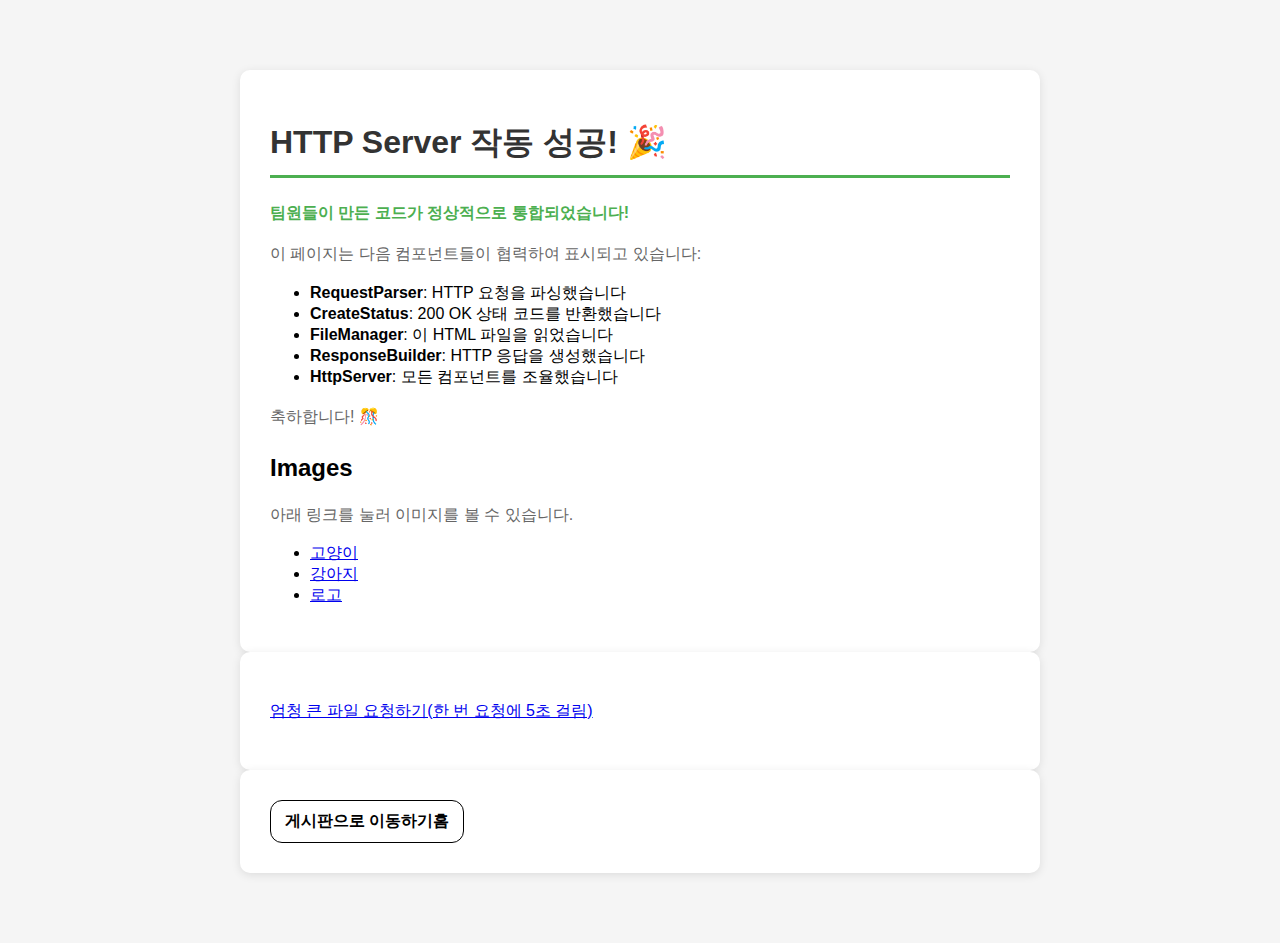
<file: www/index.html>
<!DOCTYPE html>
<html lang="ko">
<head>
    <meta charset="UTF-8">
    <meta name="viewport" content="width=device-width, initial-scale=1.0">
    <title>Simple HTTP Server</title>
    <style>
        body {
            font-family: Arial, sans-serif;
            max-width: 800px;
            margin: 50px auto;
            padding: 20px;
            background-color: #f5f5f5;
        }
        .container {
            background-color: white;
            padding: 30px;
            border-radius: 10px;
            box-shadow: 0 2px 10px rgba(0,0,0,0.1);
        }
        h1 {
            color: #333;
            border-bottom: 3px solid #4CAF50;
            padding-bottom: 10px;
        }
        p {
            color: #666;
            line-height: 1.6;
        }
        .success {
            color: #4CAF50;
            font-weight: bold;
        }
        .actions { display: flex; gap: 8px; }
        .btn {
            display: inline-flex; align-items: center; justify-content: center;
            text-decoration: none; padding: 10px 14px; border-radius: 12px;
            font-weight: 700; border: 1px solid transparent; outline: none;
            transition: transform .06s ease, box-shadow .2s ease, background .2s ease, border-color .2s ease;
        }
        .btn:focus-visible { box-shadow: 0 0 0 3px rgba(79,70,229,0.35); }
        .btn:active { transform: translateY(1px); }
        .btn-primary {
            background: linear-gradient(135deg, var(--brand), var(--brand-2));
            color: #fff; box-shadow: 0 8px 20px rgba(79,70,229,0.35);
        }
        .btn-outline { background: transparent; color: var(--fg); border-color: var(--border); }
        .btn-outline:hover { background: rgba(148,163,184,0.08); border-color: rgba(148,163,184,0.55); }

    </style>
</head>
<body>
    <div class="container">
        <h1>HTTP Server 작동 성공! 🎉</h1>
        <p class="success">팀원들이 만든 코드가 정상적으로 통합되었습니다!</p>
        <p>이 페이지는 다음 컴포넌트들이 협력하여 표시되고 있습니다:</p>
        <ul>
            <li><strong>RequestParser</strong>: HTTP 요청을 파싱했습니다</li>
            <li><strong>CreateStatus</strong>: 200 OK 상태 코드를 반환했습니다</li>
            <li><strong>FileManager</strong>: 이 HTML 파일을 읽었습니다</li>
            <li><strong>ResponseBuilder</strong>: HTTP 응답을 생성했습니다</li>
            <li><strong>HttpServer</strong>: 모든 컴포넌트를 조율했습니다</li>
        </ul>
        <p>축하합니다! 🎊</p>
        <section style="margin-top: 24px;">
            <h2>Images</h2>
            <p>아래 링크를 눌러 이미지를 볼 수 있습니다.</p>
            <ul>
                <li><a href="/images/cat.jpeg"  title="cat">고양이</a></li>
                <li><a href="/images/dog.jpeg"  title="dog">강아지</a></li>
                <li><a href="/images/logo.jpeg" title="logo">로고</a></li>
            </ul>
        </section>
    </div>
    <div class="container">
        <p><a href="/VBF.txt">엄청 큰 파일 요청하기(한 번 요청에 5초 걸림)</a></p>
    </div>
    <div class="container">
        <div class="actions">
            <a class="btn btn-outline" href="/Page/Main.html" aria-label="메인으로">게시판으로 이동하기홈</a>
        </div>
    </div>
</body>
</html>
</file>
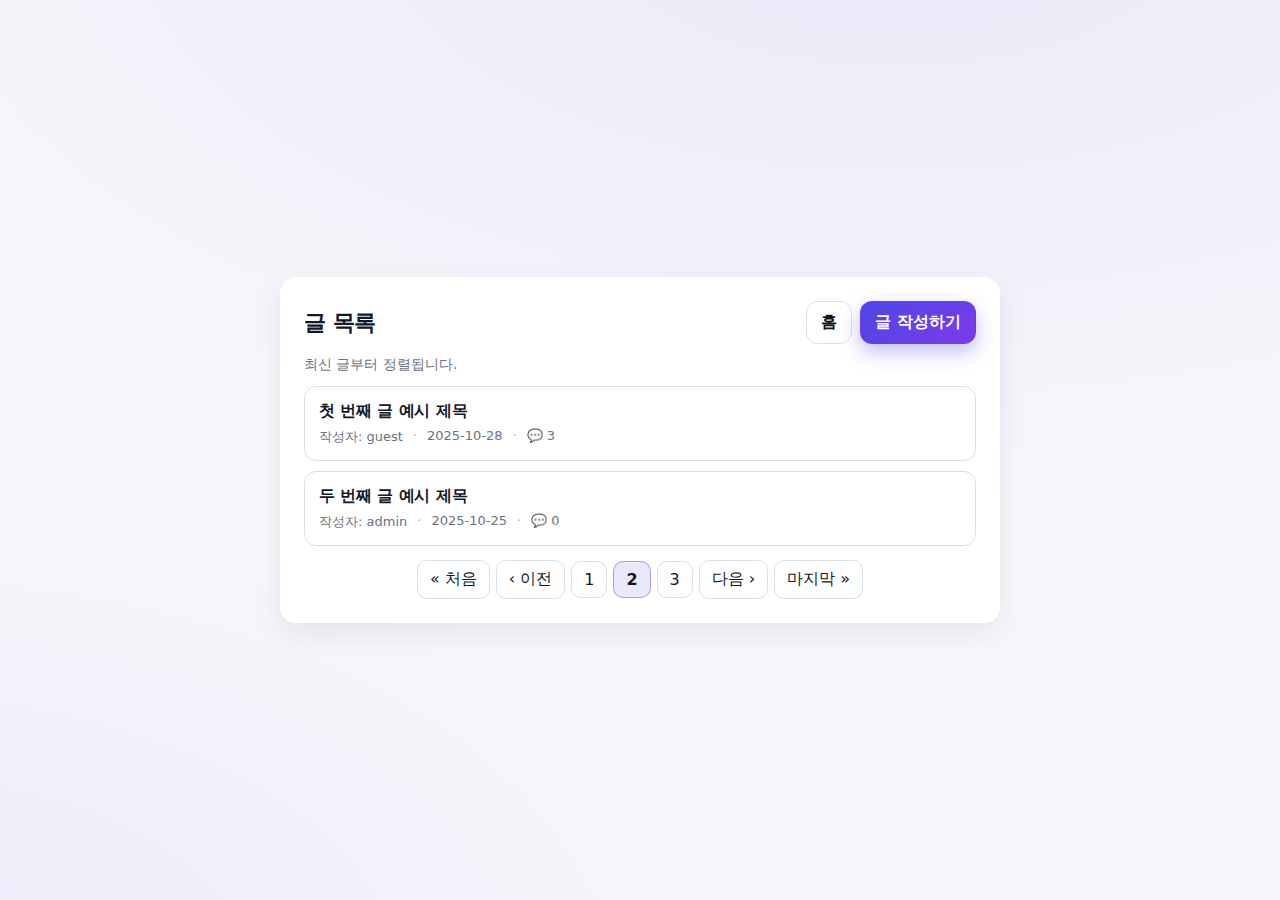
<file: source/Page/List.html>
<!doctype html>
<html lang="ko">
<head>
  <meta charset="utf-8" />
  <meta name="viewport" content="width=device-width,initial-scale=1" />
  <title>글 목록 - 미니 게시판</title>
  <style>
    :root {
      --bg: #f7f7fb;
      --fg: #111827;
      --muted: #6b7280;
      --brand: #4f46e5;
      --brand-2: #7c3aed;
      --card: #ffffff;
      --shadow: 0 10px 30px rgba(17, 24, 39, 0.08);
      --radius: 16px;
      --border: rgba(148,163,184,0.35);
    }
    @media (prefers-color-scheme: dark) {
      :root {
        --bg: #0b0e14;
        --fg: #e5e7eb;
        --muted: #9ca3af;
        --card: #121722;
        --shadow: 0 10px 30px rgba(0,0,0,0.35);
        --border: rgba(148,163,184,0.35);
      }
    }
    * { box-sizing: border-box; }
    html, body { height: 100%; }
    body {
      margin: 0;
      font-family: system-ui, -apple-system, Segoe UI, Roboto, Noto Sans, Apple SD Gothic Neo, "맑은 고딕", sans-serif;
      background: radial-gradient(1200px 600px at 70% -10%, rgba(79,70,229,0.08), transparent),
                  radial-gradient(900px 500px at -10% 110%, rgba(124,58,237,0.08), transparent),
                  var(--bg);
      color: var(--fg);
      display: grid;
      place-items: center;
      padding: 24px;
    }
    .card {
      width: 100%;
      max-width: 720px;
      background: var(--card);
      border-radius: var(--radius);
      box-shadow: var(--shadow);
      padding: 24px;
    }
    header {
      display: flex;
      align-items: center;
      justify-content: space-between;
      gap: 12px;
      margin-bottom: 12px;
    }
    .title {
      font-size: 22px;
      font-weight: 800;
      margin: 0;
      letter-spacing: -0.02em;
    }
    .actions { display: flex; gap: 8px; }
    .btn {
      display: inline-flex; align-items: center; justify-content: center;
      text-decoration: none; padding: 10px 14px; border-radius: 12px;
      font-weight: 700; border: 1px solid transparent; outline: none;
      transition: transform .06s ease, box-shadow .2s ease, background .2s ease, border-color .2s ease;
    }
    .btn:focus-visible { box-shadow: 0 0 0 3px rgba(79,70,229,0.35); }
    .btn:active { transform: translateY(1px); }
    .btn-primary {
      background: linear-gradient(135deg, var(--brand), var(--brand-2));
      color: #fff; box-shadow: 0 8px 20px rgba(79,70,229,0.35);
    }
    .btn-outline { background: transparent; color: var(--fg); border-color: var(--border); }
    .btn-outline:hover { background: rgba(148,163,184,0.08); border-color: rgba(148,163,184,0.55); }

    .desc { margin: 0 0 8px; color: var(--muted); font-size: 14px; }

    .post-list { list-style: none; padding: 0; margin: 12px 0 8px; display: grid; gap: 10px; }
    .post-item { border: 1px solid var(--border); border-radius: 12px; padding: 14px; background: transparent; }
    .post-title { font-weight: 800; letter-spacing: -0.01em; text-decoration: none; color: var(--fg); }
    .post-title:hover { text-decoration: underline; }
    .meta { margin-top: 6px; color: var(--muted); font-size: 13px; display: flex; gap: 10px; flex-wrap: wrap; }
    .meta .dot { opacity: .6; }

    .empty { margin: 8px 0 0; color: var(--muted); font-size: 14px; }

    .pager { display: flex; align-items: center; justify-content: center; gap: 6px; margin-top: 14px; }
    .page { padding: 8px 12px; border-radius: 10px; border: 1px solid var(--border); text-decoration: none; color: var(--fg); }
    .page[aria-current="page"], .page.current { background: rgba(79,70,229,0.12); border-color: rgba(79,70,229,0.45); font-weight: 800; }
  </style>
</head>
<body>
  <main class="card" role="main" aria-labelledby="page-title">
    <header>
      <h1 id="page-title" class="title">글 목록</h1>
      <div class="actions">
        <a class="btn btn-outline" href="/" aria-label="메인으로">홈</a>
        <a class="btn btn-primary" href="/write" aria-label="글 작성하기로 이동">글 작성하기</a>
      </div>
    </header>
    <p class="desc">최신 글부터 정렬됩니다.</p>

    <!--
      서버에서 글 배열(posts)을 루프 돌며 아래 <li class="post-item">를 렌더링하세요.
      각 글 객체 예시: { id, title, author, createdAtISO, createdAtText, comments }
      링크 규칙은 /posts/:id 형태로 가정했습니다. 필요시 바꾸세요.
    -->
    <ul class="post-list" id="post-list">
      <!-- 예시 항목 (서버에서 교체 렌더링 권장) -->
      <li class="post-item">
        <a class="post-title" href="/posts/1">첫 번째 글 예시 제목</a>
        <div class="meta">
          <span>작성자: guest</span>
          <span class="dot">·</span>
          <time datetime="2025-10-28">2025-10-28</time>
          <span class="dot">·</span>
          <span aria-label="댓글 3개">💬 3</span>
        </div>
      </li>
      <li class="post-item">
        <a class="post-title" href="/posts/2">두 번째 글 예시 제목</a>
        <div class="meta">
          <span>작성자: admin</span>
          <span class="dot">·</span>
          <time datetime="2025-10-25">2025-10-25</time>
          <span class="dot">·</span>
          <span aria-label="댓글 0개">💬 0</span>
        </div>
      </li>
    </ul>

    <!-- 빈 목록 UI (서버에서 조건부로만 렌더링) -->
    <!-- <p class="empty">아직 작성된 글이 없습니다. 첫 글을 작성해 보세요! ✨</p> -->

    <!-- 페이지네이션: 서버에서 totalPages / currentPage에 맞게 렌더링 -->
    <nav class="pager" aria-label="페이지 이동">
      <a class="page" href="?page=1">« 처음</a>
      <a class="page" href="?page=1">‹ 이전</a>
      <a class="page" href="?page=1">1</a>
      <a class="page current" href="?page=2" aria-current="page">2</a>
      <a class="page" href="?page=3">3</a>
      <a class="page" href="?page=3">다음 ›</a>
      <a class="page" href="?page=10">마지막 »</a>
    </nav>

    <noscript>
      <p class="empty">자바스크립트가 비활성화되어 있습니다. 서버 렌더링으로 목록을 제공합니다.</p>
    </noscript>
  </main>
</body>
</html>
</file>
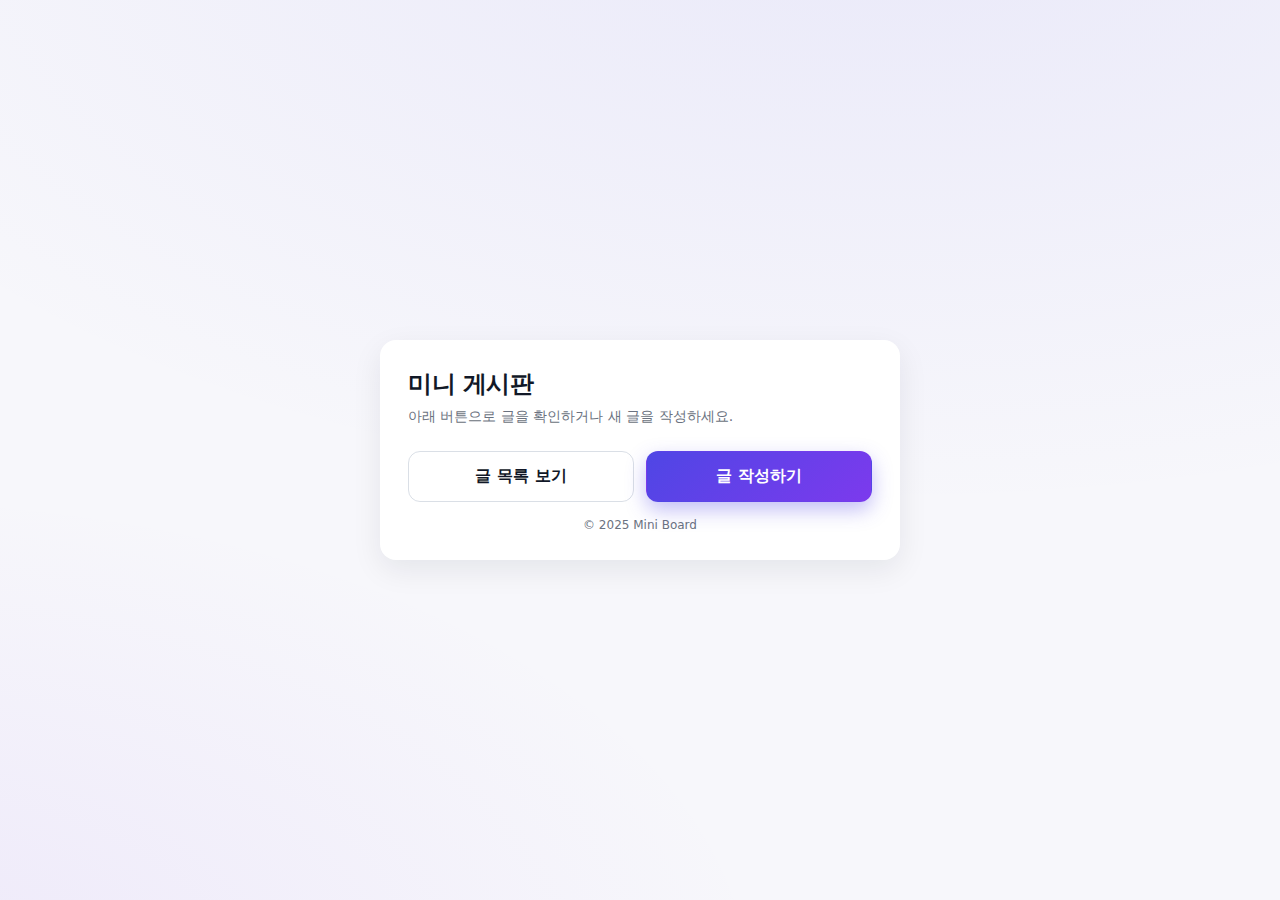
<file: source/Page/Main.html>
<!doctype html>
<html lang="ko">
<head>
  <meta charset="utf-8" />
  <meta name="viewport" content="width=device-width,initial-scale=1" />
  <title>게시판</title>
  <style>
    :root {
      --bg: #f7f7fb;
      --fg: #111827;
      --muted: #6b7280;
      --brand: #4f46e5;
      --brand-2: #7c3aed;
      --card: #ffffff;
      --shadow: 0 10px 30px rgba(17, 24, 39, 0.08);
      --radius: 16px;
    }
    @media (prefers-color-scheme: dark) {
      :root {
        --bg: #0b0e14;
        --fg: #e5e7eb;
        --muted: #9ca3af;
        --card: #121722;
        --shadow: 0 10px 30px rgba(0,0,0,0.35);
      }
    }
    * { box-sizing: border-box; }
    html, body { height: 100%; }
    body {
      margin: 0;
      font-family: system-ui, -apple-system, Segoe UI, Roboto, Noto Sans, Apple SD Gothic Neo, "맑은 고딕", sans-serif;
      background: radial-gradient(1200px 600px at 70% -10%, rgba(79,70,229,0.08), transparent),
                  radial-gradient(900px 500px at -10% 110%, rgba(124,58,237,0.08), transparent),
                  var(--bg);
      color: var(--fg);
      display: grid;
      place-items: center;
      padding: 24px;
    }
    .card {
      width: 100%;
      max-width: 520px;
      background: var(--card);
      border-radius: var(--radius);
      box-shadow: var(--shadow);
      padding: 28px;
    }
    .title {
      font-size: 24px;
      font-weight: 800;
      margin: 0 0 6px;
      letter-spacing: -0.02em;
    }
    .desc {
      margin: 0 0 24px;
      color: var(--muted);
      line-height: 1.5;
      font-size: 14px;
    }
    .actions {
      display: grid;
      grid-template-columns: 1fr;
      gap: 12px;
    }
    @media (min-width: 520px) {
      .actions { grid-template-columns: 1fr 1fr; }
    }
    .btn {
      display: inline-flex;
      align-items: center;
      justify-content: center;
      gap: 8px;
      text-decoration: none;
      padding: 14px 16px;
      border-radius: 12px;
      font-weight: 700;
      border: 1px solid transparent;
      transition: transform .06s ease, box-shadow .2s ease, background .2s ease, border-color .2s ease;
      outline: none;
      position: relative;
    }
    .btn:focus-visible {
      box-shadow: 0 0 0 3px rgba(79,70,229,0.35);
    }
    .btn:active { transform: translateY(1px); }
    .btn-primary {
      background: linear-gradient(135deg, var(--brand), var(--brand-2));
      color: #fff;
      box-shadow: 0 8px 20px rgba(79,70,229,0.35);
    }
    .btn-primary:hover { filter: brightness(1.04); }
    .btn-outline {
      background: transparent;
      color: var(--fg);
      border-color: rgba(148,163,184,0.35);
    }
    .btn-outline:hover {
      background: rgba(148,163,184,0.08);
      border-color: rgba(148,163,184,0.55);
    }
    footer {
      margin-top: 16px;
      text-align: center;
      color: var(--muted);
      font-size: 12px;
    }
  </style>
</head>
<body>
  <main class="card" role="main" aria-labelledby="main-title">
    <h1 id="main-title" class="title">미니 게시판</h1>
    <p class="desc">아래 버튼으로 글을 확인하거나 새 글을 작성하세요.</p>
    <nav class="actions" aria-label="주요 작업">
      <!-- 서버 라우트는 필요에 맞게 변경하세요 -->
      <a class="btn btn-outline" href="/posts" aria-label="글 목록 보기로 이동">글 목록 보기</a>
      <a class="btn btn-primary" href="/write" aria-label="글 작성하기로 이동">글 작성하기</a>
    </nav>
    <footer>© 2025 Mini Board</footer>
  </main>
</body>
</html>
</file>
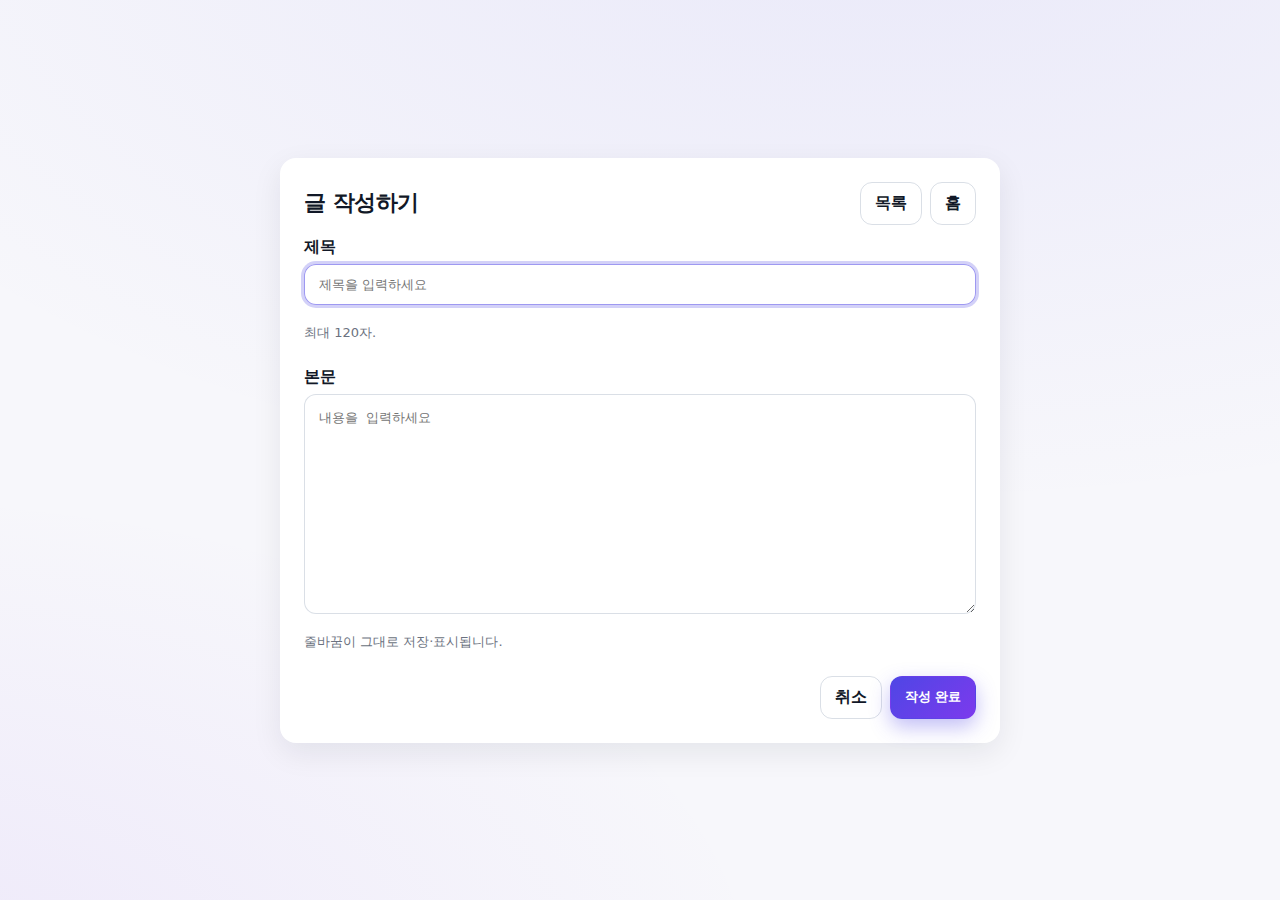
<file: source/Page/Write.html>
<!doctype html>
<html lang="ko">
<head>
  <meta charset="utf-8" />
  <meta name="viewport" content="width=device-width,initial-scale=1" />
  <title>글 작성하기 - 미니 게시판</title>
  <style>
    :root {
      --bg: #f7f7fb;
      --fg: #111827;
      --muted: #6b7280;
      --brand: #4f46e5;
      --brand-2: #7c3aed;
      --card: #ffffff;
      --shadow: 0 10px 30px rgba(17, 24, 39, 0.08);
      --radius: 16px;
      --border: rgba(148,163,184,0.35);
      --input: rgba(148,163,184,0.25);
    }
    @media (prefers-color-scheme: dark) {
      :root {
        --bg: #0b0e14;
        --fg: #e5e7eb;
        --muted: #9ca3af;
        --card: #121722;
        --shadow: 0 10px 30px rgba(0,0,0,0.35);
        --border: rgba(148,163,184,0.35);
        --input: rgba(148,163,184,0.25);
      }
    }
    * { box-sizing: border-box; }
    html, body { height: 100%; }
    body {
      margin: 0;
      font-family: system-ui, -apple-system, Segoe UI, Roboto, Noto Sans, Apple SD Gothic Neo, "맑은 고딕", sans-serif;
      background: radial-gradient(1200px 600px at 70% -10%, rgba(79,70,229,0.08), transparent),
                  radial-gradient(900px 500px at -10% 110%, rgba(124,58,237,0.08), transparent),
                  var(--bg);
      color: var(--fg);
      display: grid;
      place-items: center;
      padding: 24px;
    }
    .card {
      width: 100%;
      max-width: 720px;
      background: var(--card);
      border-radius: var(--radius);
      box-shadow: var(--shadow);
      padding: 24px;
    }
    header {
      display: flex; align-items: center; justify-content: space-between;
      gap: 12px; margin-bottom: 12px;
    }
    .title { font-size: 22px; font-weight: 800; margin: 0; letter-spacing: -0.02em; }
    .actions { display: flex; gap: 8px; }
    .btn {
      display: inline-flex; align-items: center; justify-content: center;
      text-decoration: none; padding: 10px 14px; border-radius: 12px;
      font-weight: 700; border: 1px solid transparent; outline: none;
      transition: transform .06s ease, box-shadow .2s ease, background .2s ease, border-color .2s ease;
    }
    .btn:focus-visible { box-shadow: 0 0 0 3px rgba(79,70,229,0.35); }
    .btn:active { transform: translateY(1px); }
    .btn-primary { background: linear-gradient(135deg, var(--brand), var(--brand-2)); color: #fff; box-shadow: 0 8px 20px rgba(79,70,229,0.35); }
    .btn-outline { background: transparent; color: var(--fg); border-color: var(--border); }
    .btn-outline:hover { background: rgba(148,163,184,0.08); border-color: rgba(148,163,184,0.55); }

    form.post-form { display: grid; gap: 12px; margin-top: 6px; }
    .field { display: grid; gap: 6px; }
    label { font-weight: 700; }
    input[type="text"], textarea {
      width: 100%; padding: 12px 14px; border-radius: 12px;
      border: 1px solid var(--border); background: rgba(255,255,255,0.6);
      outline: none; color: var(--fg);
    }
    @media (prefers-color-scheme: dark) {
      input[type="text"], textarea { background: rgba(18,23,34,0.6); }
    }
    input[type="text"]:focus, textarea:focus {
      box-shadow: 0 0 0 3px rgba(79,70,229,0.25); border-color: rgba(79,70,229,0.55);
    }
    textarea { min-height: 220px; line-height: 1.6; }
    .hint { color: var(--muted); font-size: 13px; }
    .row { display: flex; gap: 8px; justify-content: flex-end; }
    .submit { cursor: pointer; }
  </style>
</head>
<body>
  <main class="card" role="main" aria-labelledby="page-title">
    <header>
      <h1 id="page-title" class="title">글 작성하기</h1>
      <div class="actions">
        <a class="btn btn-outline" href="/posts" aria-label="목록으로">목록</a>
        <a class="btn btn-outline" href="/" aria-label="메인으로">홈</a>
      </div>
    </header>

    <!-- 서버에서 제출을 처리하세요. 기본 가정: POST /posts 로 {title, body} 수신 후 생성 -->
    <form class="post-form" id="post-form" method="post" action="/posts">
      <!-- CSRF가 필요한 프레임워크에서는 토큰 필드를 추가하세요. -->
      <div class="field">
        <label for="title">제목</label>
        <input id="title" name="title" type="text" placeholder="제목을 입력하세요" required maxlength="120" autofocus />
        <p class="hint">최대 120자.</p>
      </div>

      <div class="field">
        <label for="body">본문</label>
        <textarea id="body" name="body" placeholder="내용을 입력하세요" required></textarea>
        <p class="hint">줄바꿈이 그대로 저장·표시됩니다.</p>
      </div>

      <div class="row">
        <a class="btn btn-outline" href="/posts" aria-label="취소하고 목록으로">취소</a>
        <button class="btn btn-primary submit" type="submit">작성 완료</button>
      </div>
    </form>

    <noscript>
      <p style="color: var(--muted); font-size: 14px;">자바스크립트 없이도 동작합니다. 서버가 제출을 처리합니다.</p>
    </noscript>
  </main>
</body>
</html>
</file>
